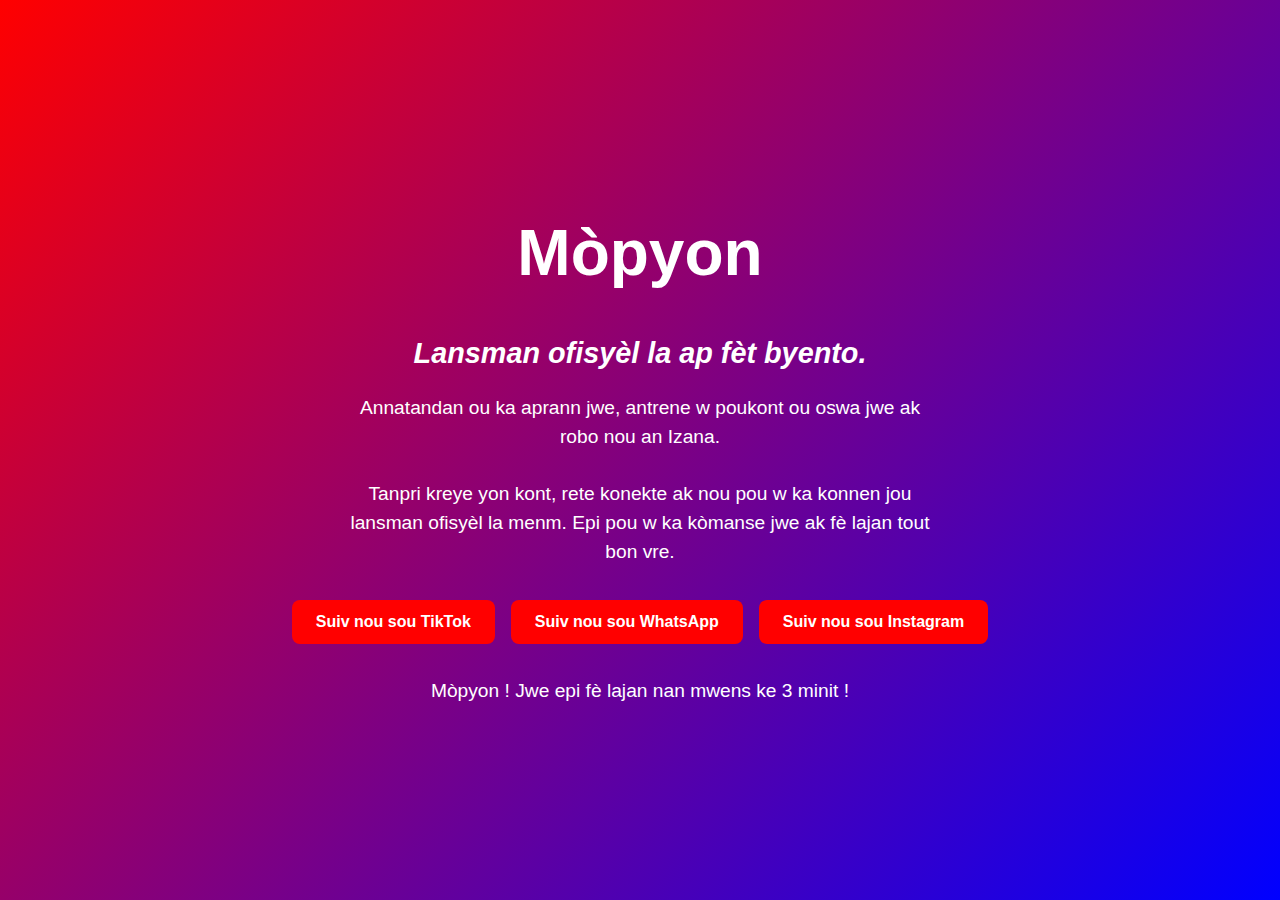
<file: anons.html>
<!DOCTYPE html>
<html lang="ht">
<head>
    <meta charset="UTF-8">
    <meta name="viewport" content="width=device-width, initial-scale=1.0">
    <title>Mòpyon</title>
    <style>
        /* Dégradé de fond */
        body {
            margin: 0;
            padding: 0;
            font-family: Arial, sans-serif;
            background: linear-gradient(135deg, #FF0000, #800080, #0000FF);
            color: white;
            display: flex;
            flex-direction: column;
            justify-content: center;
            align-items: center;
            min-height: 100vh;
            text-align: center;
        }

        h1 {
            font-size: 4rem;
            font-weight: bold;
            margin: 0.5em 0;
        }

        h2 {
            font-size: 1.8rem;
            font-style: italic;
            margin: 0.5em 0;
        }

        p {
            font-size: 1.2rem;
            max-width: 600px;
            margin: 0.5em auto;
            line-height: 1.5;
        }

        .buttons {
            margin: 1.5em 0;
            display: flex;
            gap: 1em;
            flex-wrap: wrap;
            justify-content: center;
        }

        .btn {
            padding: 0.8em 1.5em;
            background-color: red;
            border: none;
            border-radius: 8px;
            color: white;
            font-weight: bold;
            text-decoration: none;
            transition: background-color 0.3s;
        }

        .btn:hover {
            background-color: darkred;
        }

        footer {
            position: absolute;
            bottom: 1em;
            font-size: 1rem;
            font-weight: bold;
        }
        /* Media query pour mobile */
@media (max-width: 600px) {
    h1 {
        font-size: 2.5rem; /* réduit la taille du titre */
    }

    h2 {
        font-size: 1.2rem; /* réduit la taille du sous-titre */
    }

    p {
        font-size: 1rem; /* réduit la taille du texte */
        max-width: 90%;   /* prend presque toute la largeur */
        margin-top: 1rem;
    margin-bottom: 1rem;
    }

    .btn {
        padding: 0.6em 1em; /* boutons un peu plus petits */
        font-size: 0.9rem;
    }

    .buttons {
        gap: 0.5em; /* espace entre boutons plus petit */
        flex-direction: column; /* les boutons empilés pour plus de lisibilité */
    }

    footer {
        font-size: 0.9rem; /* footer plus petit */
    }
}
    </style>
</head>
<body>
    <h1>Mòpyon</h1>
    <h2>Lansman ofisyèl la ap fèt byento.</h2>
    <p>
        Annatandan ou ka aprann jwe, antrene w poukont ou oswa jwe ak robo nou an Izana.<br></br>
        
        Tanpri kreye yon kont, rete konekte ak nou pou w ka konnen jou lansman ofisyèl la menm. Epi pou w ka kòmanse jwe ak fè lajan tout bon vre.
    </p>

    <div class="buttons">
        <a class="btn" href="https://www.tiktok.com/@mopyon.ht" target="_blank">Suiv nou sou TikTok</a>
        <a class="btn" href="https://whatsapp.com/channel/0029Vb6Io3uHQbS9sIk6zs3d" target="_blank">Suiv nou sou WhatsApp</a>
        <a class="btn" href="https://www.instagram.com/mopyon.ht?igsh=MXZjZGRjaG1rYWhwcg==" target="_blank">Suiv nou sou Instagram</a>
    </div>
    
    <p>        Mòpyon ! Jwe epi fè lajan nan mwens ke 3 minit !
</p>

</body>
</html>
</file>
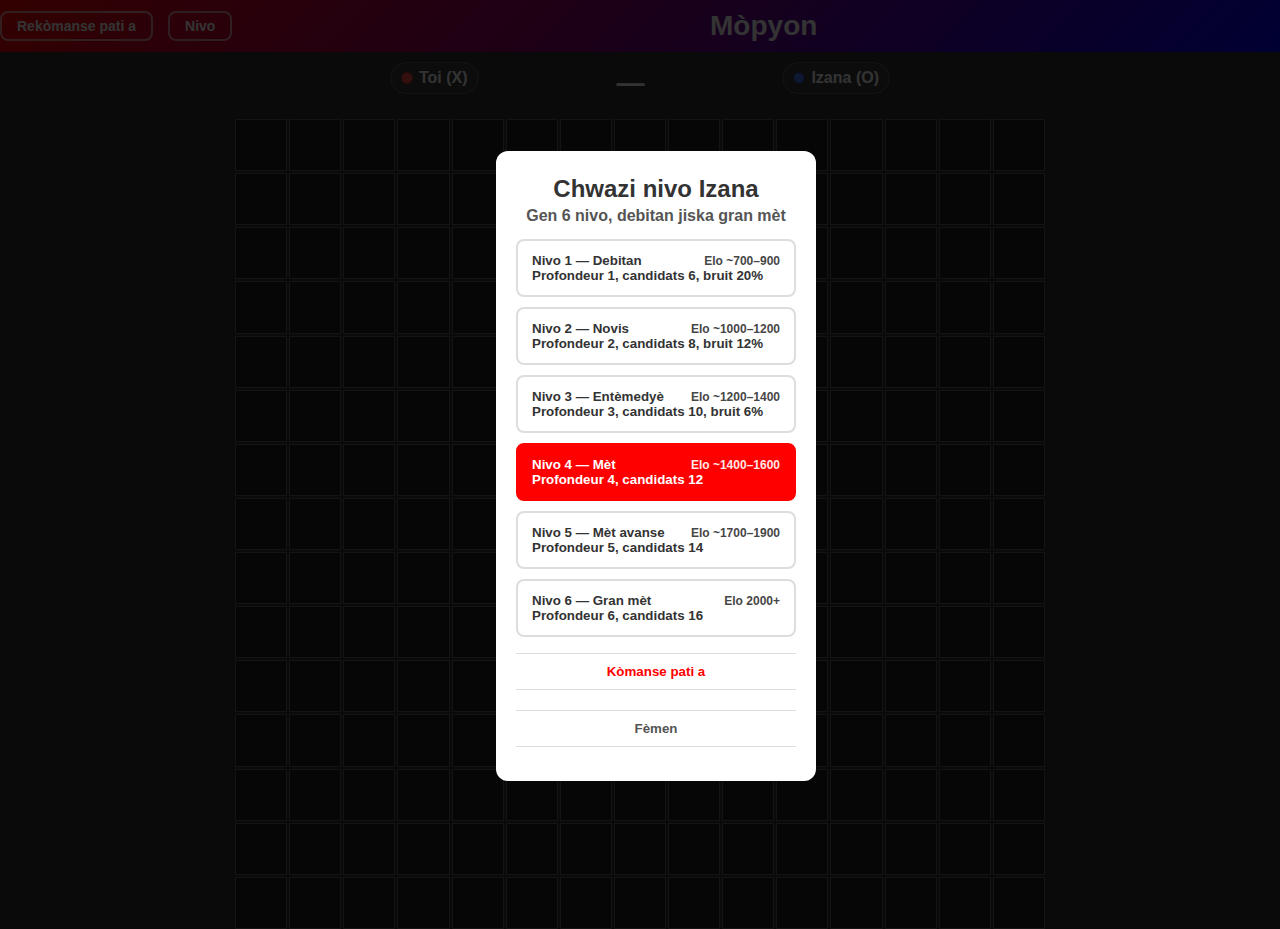
<file: Izana.html>
<!DOCTYPE html>
<html lang="fr">
<head>
<meta charset="utf-8" />
<meta name="viewport" content="width=device-width, initial-scale=1" />
<title>Gomoku – Izana</title>
<style>
  /* === Ta charte de base (reprend ton CSS) === */
  body {
    margin: 0;
    font-family: Arial, sans-serif;
    background-color: #333;
    color: white;
    display: flex;
    flex-direction: column;
    align-items: center;
  }
  header {
    width: 100%;
    display: flex;
    justify-content: flex-start;
    align-items: center;
    padding: 10px 20px;
    background: linear-gradient(135deg, red, blue);
    gap: 15px;
  }
  .nav-button {
    background-color: transparent;
    color: white;
    border: 2px solid white;
    padding: 5px 15px;
    border-radius: 8px;
    font-weight: bold;
    font-size: 14px;
    cursor: pointer;
  }
  .logo {
    font-family: 'Sergi Trendy', Arial, sans-serif;
    font-size: 28px;
    font-weight: bold;
    margin-left: auto;
    margin-right: auto;
  }
  #game-info {
    display: flex;
    justify-content: space-between;
    width: 90%;
    max-width: 500px;
    margin: 10px auto;
  }
  .player-info {
    text-align: center;
  }
  #timer {
    font-size: 28px;
    font-weight: bold;
    margin-top: 5px;
  }
  #board {
    position: relative;
    display: grid;
    grid-template-columns: repeat(15, 1fr);
    grid-template-rows: repeat(15, 1fr);
    gap: 2px;
    width: 90vmin;
    height: 90vmin;
    max-width: 92vw;
    max-height: 92vw;
    margin-top: 10px;
    touch-action: manipulation;
  }
  .cell {
    background-color: #222;
    color: white;
    display: flex;
    align-items: center;
    justify-content: center;
    font-size: 4vmin;
    font-weight: bold;
    border: 1px solid #666;
    user-select: none;
    cursor: pointer;
  }
  .cell.disabled {
    cursor: not-allowed;
    opacity: 0.5;
  }
  .cell.highlight {
    outline: 2px solid rgba(255,255,255,0.35);
    box-shadow: 0 0 0 3px rgba(255,0,0,0.25) inset;
  }
  .modal {
    position: fixed;
    inset: 0;
    width: 100%;
    height: 100%;
    background: rgba(0,0,0,.8);
    display: none;
    align-items: center;
    justify-content: center;
    z-index: 1000;
    padding: 16px;
  }
  .modal.open { display: flex; }
  .modal-content {
    background-color: white;
    color: red;
    padding: 24px 20px;
    border-radius: 12px;
    text-align: center;
    min-width: 280px;
    max-width: 420px;
  }
  .modal-content h2 {
    margin-top: 0;
    margin-bottom: 4px;
    color: #333;
  }
  .modal-content p.sub {
    margin: 0 0 12px 0;
    color: #555;
    font-weight: bold;
  }
  .modal-content .button {
    color: red;
    margin: 10px 0;
    width: 100%;
    border-top: 1px solid #ddd;
    border-bottom: 1px solid #ddd;
    border-radius: 0;
    padding: 10px;
    font-weight: bold;
    background-color: #fff;
    cursor: pointer;
    border-left: none;
    border-right: none;
  }
  .modal-content .button:hover {
    background-color: #f0f0f0;
  }
  .difficulty-buttons {
    display: flex;
    flex-direction: column;
    gap: 10px;
    margin: 14px 0 6px 0;
  }
  .difficulty-btn {
    padding: 12px 14px;
    border: 2px solid #ddd;
    border-radius: 8px;
    background-color: white;
    color: #333;
    font-weight: bold;
    cursor: pointer;
    transition: all 0.3s;
    text-align: left;
  }
  .difficulty-btn:hover {
    border-color: red;
    background-color: #ffe6e6;
  }
  .difficulty-btn.selected {
    border-color: red;
    background-color: red;
    color: white;
  }
  .difficulty-title {
    display: flex;
    justify-content: space-between;
    align-items: baseline;
    gap: 8px;
  }
  .difficulty-title span.tiny {
    font-size: 12px;
    opacity: .9;
  }

  .mode-selection {
    display: flex;
    gap: 15px;
    margin: 20px 0;
  }
  .mode-btn {
    flex: 1;
    padding: 15px;
    border: 2px solid #ddd;
    border-radius: 8px;
    background-color: white;
    color: #333;
    font-weight: bold;
    cursor: pointer;
    transition: all 0.3s;
  }
  .mode-btn:hover {
    border-color: blue;
    background-color: #e6f3ff;
  }

  /* Petites pastilles joueur */
  .badge {
    display: inline-flex;
    align-items: center;
    gap: 6px;
    padding: 6px 10px;
    border: 1px solid #666;
    border-radius: 999px;
    background: rgba(255,255,255,0.05);
    font-weight: bold;
  }
  .dot {
    width: 10px; height: 10px; border-radius: 50%;
    background: white; border: 1px solid #999;
  }
  .dot.human { background: #ff4d4d; border-color: #c33; } /* rouge */
  .dot.ai { background: #4d79ff; border-color: #335; }     /* bleu */

  /* Boutons secondaires sur header */
  .ghost {
    border-color: rgba(255,255,255,0.6);
    color: white;
    background: transparent;
  }
  .ghost:hover {
    background: rgba(255,255,255,0.1);
  }

  /* Fin de partie */
  .end-title { color: #333; margin-bottom: 2px; }
  .end-who { color: #555; margin-top: 0; margin-bottom: 16px; font-weight: bold; }
  .end-actions { display: grid; gap: 8px; }
  
  @media (max-width: 600px) {
  header {
    flex-direction: row; /* garde les éléments sur une ligne */
    justify-content: space-between; /* boutons à gauche, logo centré */
    align-items: center;
    padding: 10px;
  }

  .nav-container {
    display: flex;
    gap: 10px;
  }

  .logo {
    position: absolute;
    left: 50%;
    transform: translateX(-50%);
    font-size: 24px;
    margin: 0;
  }

  .nav-button {
    padding: 5px 10px;
    font-size: 12px;
  }
}
  
</style>
</head>
<body>
  <header>
    
    <button class="nav-button ghost" id="newGameBtn">Rekòmanse pati a</button>
    <button class="nav-button ghost" id="levelBtn">Nivo</button>
    <div class="logo">Mòpyon</div>
  </header>

  <div id="game-info">
    <div class="player-info">
      <div class="badge"><span class="dot human"></span> Toi (X)</div>
    </div>
    <div id="timer">—</div>
    <div class="player-info">
      <div class="badge"><span class="dot ai"></span> Izana (O)</div>
    </div>
  </div>

  <div id="board" aria-label="Plateau Gomoku" role="grid"></div>

  <!-- Modal de sélection de niveau -->
  <div class="modal" id="levelModal" aria-hidden="true">
    <div class="modal-content" role="dialog" aria-modal="true" aria-labelledby="levelTitle">
      <h2 id="levelTitle">Chwazi nivo Izana</h2>
      <p class="sub">Gen 6 nivo, debitan jiska gran mèt</p>
      <div class="difficulty-buttons" id="difficultyList">
        <!-- Boutons injectés par JS -->
      </div>
      <button class="button" id="confirmLevelBtn">Kòmanse pati a</button>
      <button class="button" id="cancelLevelBtn" style="color:#555">Fèmen</button>
    </div>
  </div>

  <!-- Modal de fin de partie -->
  <div class="modal" id="endModal">
    <div class="modal-content" role="dialog" aria-modal="true" aria-labelledby="endTitle">
      <h2 class="end-title" id="endTitle">Pati a fini</h2>
      <p class="end-who" id="endWho"></p>
      <div class="end-actions">
        <button class="button" id="playAgainBtn">Rejwe (menm nivo)</button>
        <button class="button" id="changeLevelBtn">Chanje nivo</button>
        <button class="button" id="closeEndBtn" style="color:#555">Fèmen</button>
      </div>
    </div>
  </div>

<script>
(() => {
  // ==========================
  //   Paramètres & constantes
  // ==========================
  const SIZE = 15;
  const HUMAN = 1;   // X
  const AI = -1;     // O
  const WIN_LEN = 5;

  // Configuration des 6 niveaux (Elo approximatif indicatif)
  const LEVELS = [
    { id: 1, name: "Nivo 1 — Debitan",    hint:"Elo ~700–900",   depth: 1, maxCand: 6, noise: 0.20, nearDist: 2 },
    { id: 2, name: "Nivo 2 — Novis",      hint:"Elo ~1000–1200", depth: 2, maxCand: 8, noise: 0.12, nearDist: 2 },
    { id: 3, name: "Nivo 3 — Entèmedyè",hint:"Elo ~1200–1400",depth: 3, maxCand: 10, noise: 0.06, nearDist: 2 },
    { id: 4, name: "Nivo 4 — Mèt",        hint:"Elo ~1400–1600", depth: 4, maxCand: 12, noise: 0.00, nearDist: 2 },
    { id: 5, name: "Nivo 5 — Mèt avanse",      hint:"Elo ~1700–1900", depth: 5, maxCand: 14, noise: 0.00, nearDist: 2 },
    { id: 6, name: "Nivo 6 — Gran mèt",      hint:"Elo 2000+",      depth: 6, maxCand: 16, noise: 0.00, nearDist: 2 },
  ];

  // ==========================
  //          État
  // ==========================
  let board = makeBoard(SIZE);
  let currentPlayer = HUMAN;
  let gameOver = false;
  let selectedLevel = LEVELS[3]; // défaut: Niveau 4 – Fort
  let lastMoveIdx = null;
  let startTime = null;
  let timerInterval = null;

  // ==========================
  //          UI
  // ==========================
  const boardEl = document.getElementById('board');
  const levelModal = document.getElementById('levelModal');
  const endModal = document.getElementById('endModal');
  const endWho = document.getElementById('endWho');
  const newGameBtn = document.getElementById('newGameBtn');
  const levelBtn = document.getElementById('levelBtn');
  const confirmLevelBtn = document.getElementById('confirmLevelBtn');
  const cancelLevelBtn = document.getElementById('cancelLevelBtn');
  const playAgainBtn = document.getElementById('playAgainBtn');
  const changeLevelBtn = document.getElementById('changeLevelBtn');
  const closeEndBtn = document.getElementById('closeEndBtn');
  const timerEl = document.getElementById('timer');

  // Injecte les boutons de niveaux dans la modale
  const diffList = document.getElementById('difficultyList');
  let selectedLevelId = selectedLevel.id;
  LEVELS.forEach(cfg => {
    const btn = document.createElement('button');
    btn.className = 'difficulty-btn' + (cfg.id === selectedLevelId ? ' selected' : '');
    btn.dataset.levelId = cfg.id;
    btn.innerHTML = `
      <div class="difficulty-title">
        <span>${cfg.name}</span>
        <span class="tiny">${cfg.hint}</span>
      </div>
      <div class="tiny">Profondeur ${cfg.depth}, candidats ${cfg.maxCand}${cfg.noise>0?`, bruit ${Math.round(cfg.noise*100)}%`:''}</div>
    `;
    btn.addEventListener('click', () => {
      selectedLevelId = cfg.id;
      Array.from(diffList.children).forEach(c => c.classList.remove('selected'));
      btn.classList.add('selected');
    });
    diffList.appendChild(btn);
  });

  function openLevelModal() {
    levelModal.classList.add('open');
    levelModal.setAttribute('aria-hidden', 'false');
  }
  function closeLevelModal() {
    levelModal.classList.remove('open');
    levelModal.setAttribute('aria-hidden', 'true');
  }
  function openEndModal(msg) {
    endWho.textContent = msg || '';
    endModal.classList.add('open');
  }
  function closeEndModal() {
    endModal.classList.remove('open');
  }

  newGameBtn.addEventListener('click', () => {
    resetGame();
    // On relance la modale pour éventuellement confirmer le même niveau
    openLevelModal();
  });
  levelBtn.addEventListener('click', openLevelModal);
  confirmLevelBtn.addEventListener('click', () => {
    selectedLevel = LEVELS.find(x => x.id === selectedLevelId) || selectedLevel;
    closeLevelModal();
    resetGame(true);
  });
  cancelLevelBtn.addEventListener('click', () => closeLevelModal());

  playAgainBtn.addEventListener('click', () => {
    closeEndModal();
    resetGame(true);
  });
  changeLevelBtn.addEventListener('click', () => {
    closeEndModal();
    openLevelModal();
  });
  closeEndBtn.addEventListener('click', closeEndModal);

  // ==========================
  //      Initialisation
  // ==========================
  buildBoardUI();
  openLevelModal();

  // ==========================
  //     Construction UI
  // ==========================
  function buildBoardUI() {
    boardEl.innerHTML = '';
    boardEl.style.gridTemplateColumns = `repeat(${SIZE}, 1fr)`;
    boardEl.style.gridTemplateRows = `repeat(${SIZE}, 1fr)`;
    for (let i = 0; i < SIZE * SIZE; i++) {
      const cell = document.createElement('div');
      cell.className = 'cell';
      cell.role = 'gridcell';
      cell.dataset.index = i;
      cell.addEventListener('click', onCellClick);
      boardEl.appendChild(cell);
    }
  }

  function renderBoard() {
    const children = boardEl.children;
    for (let i = 0; i < SIZE * SIZE; i++) {
      const x = Math.floor(i / SIZE);
      const y = i % SIZE;
      const v = board[x][y];
      const el = children[i];
      el.classList.remove('disabled','highlight');
      if (v === HUMAN) {
        el.textContent = 'X';
        el.style.color = '#ffb3b3';
      } else if (v === AI) {
        el.textContent = 'O';
        el.style.color = '#b3c4ff';
      } else {
        el.textContent = '';
      }
    }
    if (lastMoveIdx != null) {
      children[lastMoveIdx].classList.add('highlight');
    }
    const disabled = gameOver || currentPlayer === AI;
    for (let i = 0; i < SIZE * SIZE; i++) {
      if (disabled) children[i].classList.add('disabled');
      else children[i].classList.remove('disabled');
    }
  }

  // ==========================
  //       Gestion partie
  // ==========================
  function resetGame(startImmediately=false) {
    board = makeBoard(SIZE);
    currentPlayer = HUMAN;
    gameOver = false;
    lastMoveIdx = null;
    stopTimer();
    timerEl.textContent = '—';
    renderBoard();
    if (startImmediately) {
      startTimer();
    }
  }

  function onCellClick(e) {
    if (gameOver || currentPlayer !== HUMAN) return;
    const idx = Number(e.currentTarget.dataset.index);
    const x = Math.floor(idx / SIZE);
    const y = idx % SIZE;
    if (board[x][y] !== 0) return;

    makeMove(x, y, HUMAN);
    lastMoveIdx = idx;
    renderBoard();

    const res = checkEnd(x, y, HUMAN);
    if (res) return;

    // Tour d'Izana
    currentPlayer = AI;
    renderBoard();
    setTimeout(() => {
      const {x: ax, y: ay} = izanaMove();
      makeMove(ax, ay, AI);
      lastMoveIdx = ax * SIZE + ay;
      renderBoard();
      const res2 = checkEnd(ax, ay, AI);
      if (res2) return;
      currentPlayer = HUMAN;
      renderBoard();
    }, 30); // petit délai pour respirer
  }

  function makeMove(x, y, side) {
    board[x][y] = side;
    if (!startTime) startTimer();
  }

  function startTimer() {
    startTime = Date.now();
    timerInterval = setInterval(() => {
      const s = Math.floor((Date.now()-startTime)/1000);
      const m = Math.floor(s/60);
      const ss = (s%60).toString().padStart(2,'0');
      timerEl.textContent = `${m}:${ss}`;
    }, 250);
  }
  function stopTimer() {
    if (timerInterval) clearInterval(timerInterval);
    timerInterval = null;
    startTime = null;
  }

  function checkEnd(x, y, side) {
    if (isWinFrom(x, y, side)) {
      gameOver = true;
      stopTimer();
      openEndModal(side === HUMAN ? "Ou genyen ! 🎉" : "Izana genyen. 🤖");
      return true;
    }
    if (isBoardFull(board)) {
      gameOver = true;
      stopTimer();
      openEndModal("Match nul.");
      return true;
    }
    return false;
  }

  // ==========================
  //       IA IZANA (Gomoku)
  // ==========================
  function izanaMove() {
    // 1) coups immédiats gagnants ou blocages critiques
    const win = findImmediateWin(AI);
    if (win) return win;
    const block = findImmediateWin(HUMAN);
    if (block) return block;

    // 2) recherche principale negamax + alpha-beta
    const cfg = selectedLevel;
    const cand = generateCandidates(board, cfg.nearDist, cfg.maxCand);
    // si pas de candidats (début de partie) -> centre
    if (cand.length === 0) {
      const c = Math.floor(SIZE/2);
      return {x: c, y: c};
    }

    let bestScore = -Infinity;
    let best = cand[0];
    const alphaInit = -Infinity;
    const betaInit = Infinity;

    for (const {x,y} of cand) {
      board[x][y] = AI;
      const sc = -negamax(cfg.depth-1, alphaInit, betaInit, HUMAN, cfg);
      board[x][y] = 0;

      const noisy = sc + noise(cfg.noise);
      if (noisy > bestScore) {
        bestScore = noisy;
        best = {x,y};
      }
    }
    return best;
  }

  function negamax(depth, alpha, beta, side, cfg) {
    // Terminal: victoire rapide / nul / profondeur
    const terminalScore = terminalEval(side);
    if (terminalScore !== null) return terminalScore;

    if (depth <= 0) {
      return heuristic(board, AI) - heuristic(board, HUMAN);
    }

    let best = -Infinity;
    const cand = generateCandidates(board, cfg.nearDist, cfg.maxCand);

    // Move ordering simple: évalue rapidement chaque coup (1 ply)
    const scored = cand.map(m => {
      board[m.x][m.y] = side;
      const sc = quickLocalScore(m.x, m.y, side);
      board[m.x][m.y] = 0;
      return { ...m, score: sc };
    }).sort((a,b) => b.score - a.score);

    for (const m of scored) {
      board[m.x][m.y] = side;
      const val = -negamax(depth-1, -beta, -alpha, -side, cfg);
      board[m.x][m.y] = 0;

      if (val > best) best = val;
      if (best > alpha) alpha = best;
      if (alpha >= beta) break; // coupure alpha-beta
    }
    return best;
  }

  function terminalEval(sideToMove) {
    // Vérifie si le dernier coup a créé une ligne gagnante pour l'un ou l'autre
    // Comme on ne garde pas systématiquement le dernier, on fait une passe rapide :
    if (hasWin(board, AI)) return 1_000_000;     // grande valeur positive pour IA
    if (hasWin(board, HUMAN)) return -1_000_000; // grande valeur négative pour IA
    if (isBoardFull(board)) return 0;
    return null;
  }

  // ==========================
  //     Génération de coups
  // ==========================
  function generateCandidates(b, nearDist=2, maxCand=12) {
    const N = b.length;
    const hasStone = [];
    for (let x=0; x<N; x++) {
      for (let y=0; y<N; y++) {
        if (b[x][y] !== 0) hasStone.push({x,y});
      }
    }
    const set = new Set();
    if (hasStone.length === 0) return []; // centre géré plus haut

    for (const s of hasStone) {
      for (let dx=-nearDist; dx<=nearDist; dx++) {
        for (let dy=-nearDist; dy<=nearDist; dy++) {
          const nx = s.x + dx, ny = s.y + dy;
          if (nx<0 || ny<0 || nx>=N || ny>=N) continue;
          if (b[nx][ny] !== 0) continue;
          set.add(nx + ',' + ny);
        }
      }
    }
    const candidates = Array.from(set).map(str => {
      const [x,y] = str.split(',').map(Number);
      // Score local simple pour prioriser (menaces ouvertes, proximité centre)
      const attack = localPatternScore(x,y, AI);
      const defend = localPatternScore(x,y, HUMAN) * 0.9;
      const centerBias = - (Math.abs(x - Math.floor(N/2)) + Math.abs(y - Math.floor(N/2)));
      return {x,y, s: attack + defend + 0.1*centerBias};
    }).sort((a,b) => b.s - a.s);

    return candidates.slice(0, maxCand).map(({x,y}) => ({x,y}));
  }

  // Cherche une victoire en 1 pour side
  function findImmediateWin(side) {
    const cand = generateCandidates(board, 1, 64);
    for (const {x,y} of cand) {
      board[x][y] = side;
      const win = isWinFrom(x, y, side);
      board[x][y] = 0;
      if (win) return {x,y};
    }
    return null;
  }

  // ==========================
  //     Heuristiques & motifs
  // ==========================
  function heuristic(b, sideRef) {
    // score = attaque(IA) - attaque(HUMAN), appelé en perspective de l'IA
    const atkAI = globalPatternScore(AI);
    const atkH  = globalPatternScore(HUMAN);
    return atkAI - atkH * 1.02; // léger biais pro-défense
  }

  // Score rapide du coup pour move ordering
  function quickLocalScore(x,y, side) {
    const before = localPatternScoreAround(x,y, side);
    board[x][y] = side;
    const after = localPatternScoreAround(x,y, side);
    board[x][y] = 0;
    return after - before;
  }

  function globalPatternScore(side) {
    let s = 0;
    // On parcourt tout le plateau, mais on regarde seulement des lignes
    for (let x=0; x<SIZE; x++) {
      for (let y=0; y<SIZE; y++) {
        if (board[x][y] === side) {
          s += scorePoint(x,y,side);
        }
      }
    }
    return s;
  }

  function localPatternScore(x,y, side) {
    // Score si on jouait ici (sans modifier le plateau)
    let s = 0;
     // On simule localement sans inscrire sur board pour rester rapide
    // Approche: compter les alignements potentiels ouverts depuis (x,y)
    s += potentialLineScore(x,y,side, 1,0);
    s += potentialLineScore(x,y,side, 0,1);
    s += potentialLineScore(x,y,side, 1,1);
    s += potentialLineScore(x,y,side, 1,-1);
    return s;
  }

  function localPatternScoreAround(x,y, side) {
    // Évalue la zone autour d'une case
    let s = 0;
    for (const [dx,dy] of [[1,0],[0,1],[1,1],[1,-1]]) {
      s += potentialLineScore(x,y,side, dx,dy);
      s += potentialLineScore(x,y,side, -dx,-dy);
    }
    return s;
  }

  function scorePoint(x,y,side) {
    // Score en regardant 4 directions
    let s = 0;
    s += lineValue(x,y,side, 1,0);
    s += lineValue(x,y,side, 0,1);
    s += lineValue(x,y,side, 1,1);
    s += lineValue(x,y,side, 1,-1);
    return s;
  }

  function lineValue(x,y,side, dx,dy) {
    // Compte la plus longue chaîne passant par (x,y) dans (dx,dy)
    const cnt1 = countContiguous(x,y,side, dx,dy);
    const cnt2 = countContiguous(x,y,side, -dx,-dy);
    const len = cnt1 + cnt2 - 1;
    if (len >= WIN_LEN) return 200000; // énorme si cinq
    // Ouvertures aux extrémités
    const open1 = isOpenEnd(x,y,side, dx,dy, cnt1);
    const open2 = isOpenEnd(x,y,side, -dx,-dy, cnt2);
    const openEnds = (open1?1:0) + (open2?1:0);

    // Barème simple
    const base = [0, 2, 8, 50, 200][Math.min(len,4)] || 0;
    const mult = [0, 1, 2, 6][Math.min(openEnds,3)] || 0;
    return base * mult;
  }

  function potentialLineScore(x,y,side, dx,dy) {
    // estime de potentiel si on pose ici (x,y)
    let cnt = 1; // inclut la pierre potentielle
    let open = 0;

    // avant
    let xx = x+dx, yy = y+dy;
    while (onBoard(xx,yy) && board[xx][yy] === side) { cnt++; xx+=dx; yy+=dy; }
    if (onBoard(xx,yy) && board[xx][yy] === 0) open++;

    // après
    xx = x-dx; yy = y-dy;
    while (onBoard(xx,yy) && board[xx][yy] === side) { cnt++; xx-=dx; yy-=dy; }
    if (onBoard(xx,yy) && board[xx][yy] === 0) open++;

    if (cnt >= WIN_LEN) return 150000;
    // Favorise 4 ouverts / 3 ouverts
    if (cnt === 4 && open === 2) return 30000;
    if (cnt === 4 && open === 1) return 8000;
    if (cnt === 3 && open === 2) return 2500;
    if (cnt === 3 && open === 1) return 600;
    if (cnt === 2 && open === 2) return 180;
    if (cnt === 2 && open === 1) return 60;
    return 8 * open;
  }

  function countContiguous(x,y,side, dx,dy) {
    let c=0, xx=x, yy=y;
    while (onBoard(xx,yy) && board[xx][yy] === side) { c++; xx+=dx; yy+=dy; }
    return c;
  }

  function isOpenEnd(x,y,side, dx,dy, countForward) {
    // position après la chaîne
    let xx=x, yy=y;
    for (let i=0;i<countForward;i++){ xx+=dx; yy+=dy; }
    return onBoard(xx,yy) && board[xx][yy] === 0;
  }

  // ==========================
  //     Vérifications victoire
  // ==========================
  function hasWin(b, side) {
    for (let x=0; x<SIZE; x++) {
      for (let y=0; y<SIZE; y++) {
        if (b[x][y] !== side) continue;
        if (isWinFrom(x,y,side)) return true;
      }
    }
    return false;
  }

  function isWinFrom(x,y,side) {
    // 4 directions
    return (
      countDir(x,y,side, 1,0) + countDir(x,y,side, -1,0) - 1 >= WIN_LEN ||
      countDir(x,y,side, 0,1) + countDir(x,y,side, 0,-1) - 1 >= WIN_LEN ||
      countDir(x,y,side, 1,1) + countDir(x,y,side, -1,-1) - 1 >= WIN_LEN ||
      countDir(x,y,side, 1,-1) + countDir(x,y,side, -1,1) - 1 >= WIN_LEN
    );
  }

  function countDir(x,y,side, dx,dy) {
    let c=0, xx=x, yy=y;
    while (onBoard(xx,yy) && board[xx][yy] === side) { c++; xx+=dx; yy+=dy; }
    return c;
  }

  // ==========================
  //         Utilitaires
  // ==========================
  function makeBoard(n) {
    return Array.from({length:n}, () => Array(n).fill(0));
  }
  function onBoard(x,y) {
    return x>=0 && y>=0 && x<SIZE && y<SIZE;
  }
  function isBoardFull(b) {
    for (let i=0;i<SIZE;i++) for (let j=0;j<SIZE;j++) if (b[i][j]===0) return false;
    return true;
  }
  function noise(level) {
    if (!level) return 0;
    // bruit dans [-level*100, +level*100] (échelle faible vs scores)
    return (Math.random()*2-1) * (100 * level);
  }

})();

</script>
</body>
</html>
</file>
